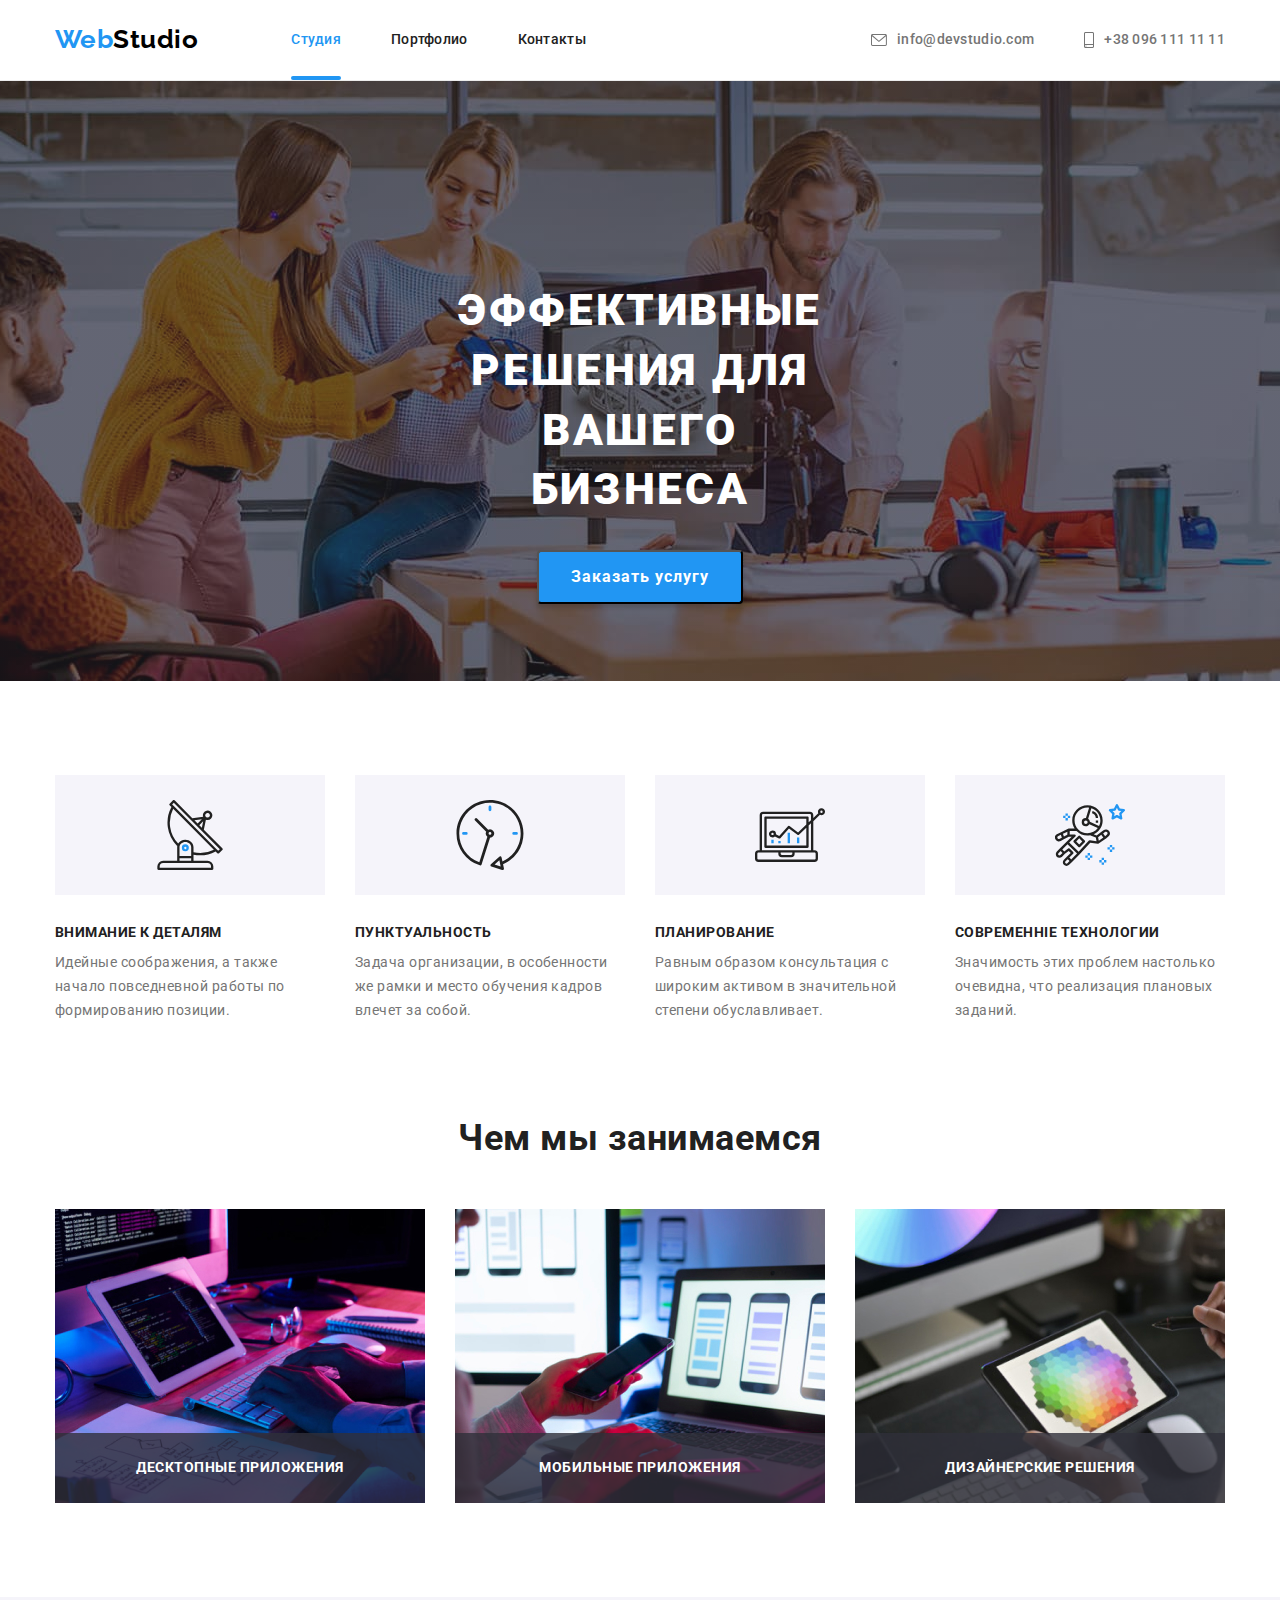
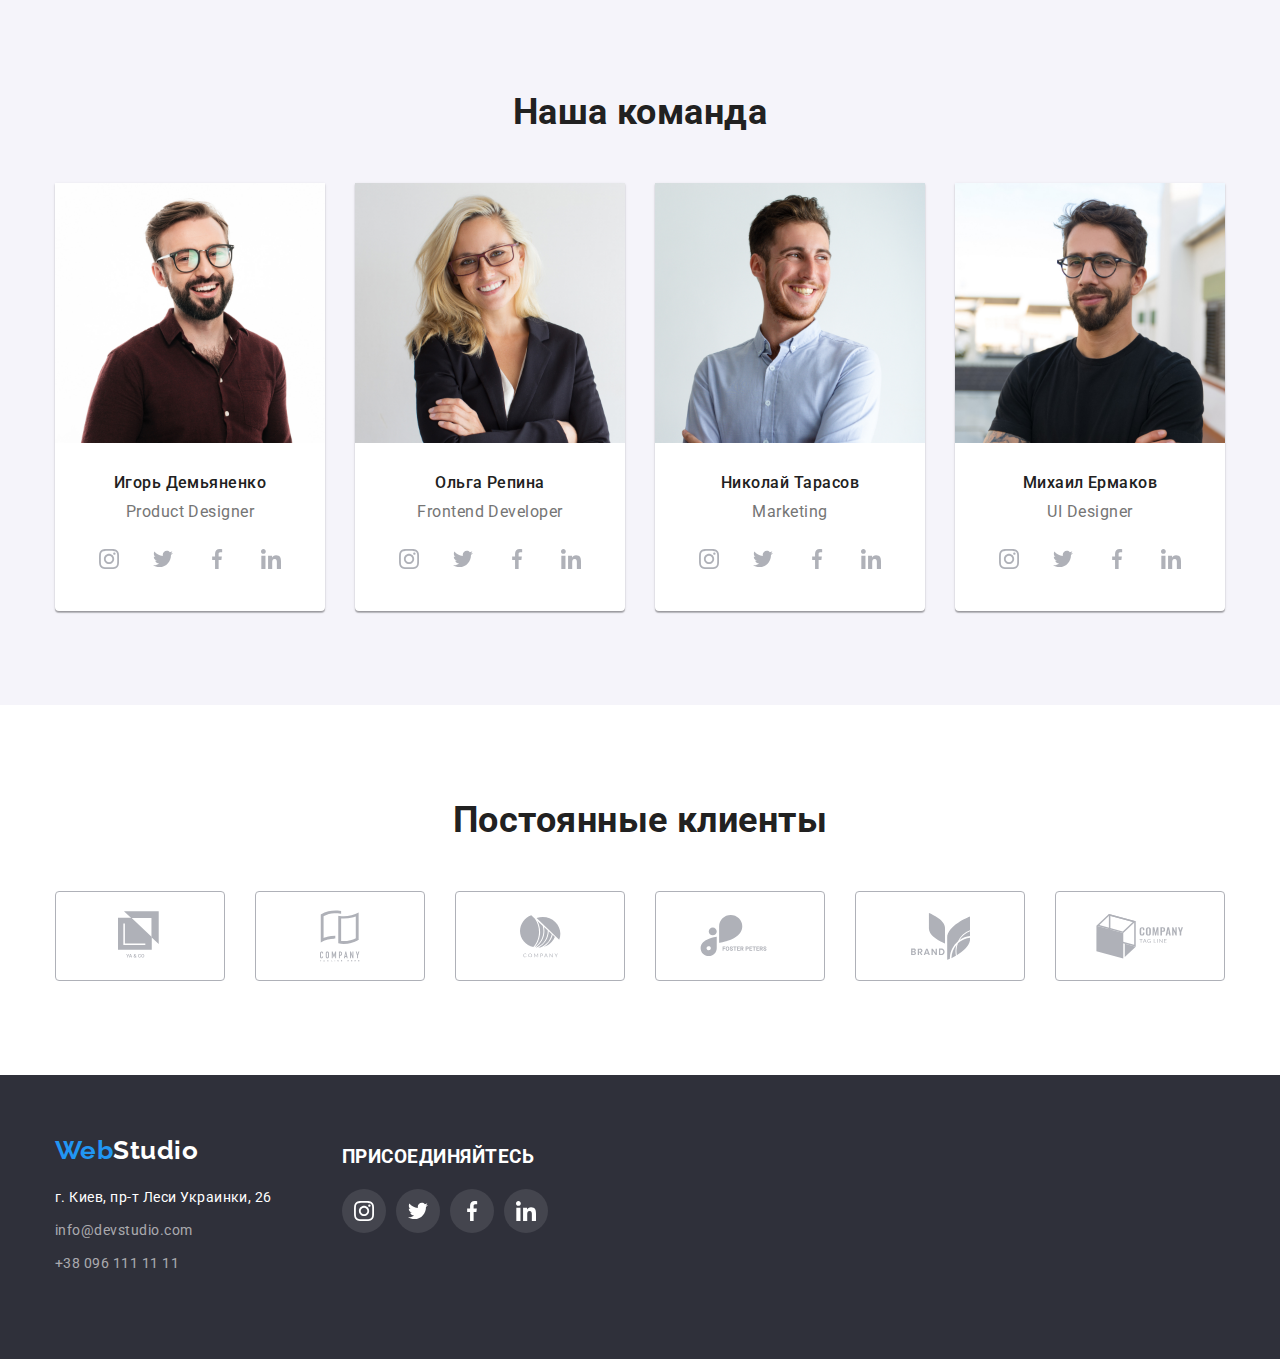
<file: index.html>
<!DOCTYPE html>
<html lang="ru">
  <head>
    <meta charset="UTF-8" />
    <meta name="viewport" content="width=device-width, initial-scale=1.0" />
    <title>Document</title>
    <link
      href="https://fonts.googleapis.com/css2?family=Raleway&family=Roboto:wght@400;500;700&display=swap"
      rel="stylesheet"
    />
    <link
      rel="stylesheet"
      href="https://cdnjs.cloudflare.com/ajax/libs/modern-normalize/1.0.0/modern-normalize.min.css"
    />
    <link rel="stylesheet" href="./css/style.css" />
  </head>
  <body>
    <!--header-->
    <header>
      <div class="container main-navigation">
        <nav class="main-nav">
          <a href="/" class="logo">
            Web<span class="logo-studio">Studio</span>
          </a>

          <ul class="header-nav">
            <li class="item">
              <a href="" class="link current">Студия</a>
            </li>
            <li class="item">
              <a href="./portfolio.html" class="link">Портфолио</a>
            </li>
            <li class="item">
              <a href="" class="link">Контакты</a>
            </li>
          </ul>
        </nav>
        <ul class="header-adress">
          <li class="item">
            <a href="mailto:info@devstudio.com">
              <svg class="mail-svg" width="16" height="12">
                <use href="./images/symbol-defs.svg#icon-mail"></use>
              </svg>
              info@devstudio.com</a
            >
          </li>
          <li class="item">
            <a href="tel:+380961111111">
              <svg class="tel-svg" width="10" height="16">
                <use href="./images/symbol-defs.svg#icon-smartphone"></use>
              </svg>
              +38 096 111 11 11</a
            >
          </li>
        </ul>
      </div>
    </header>

    <main>
      <!--block-hero-->
      <section class="section hero">
        <div class="overlay">
          <h1 class="hero-title">ЭФФЕКТИВНЫЕ РЕШЕНИЯ ДЛЯ ВАШЕГО БИЗНЕСА</h1>
          <button class="button" data-modal-open>Заказать услугу</button>
        </div>
      </section>

      <!--our-advantages-->
      <section class="section">
        <div class="container">
          <h2 class="is-hidden">Наши преимущества</h2>
          <ul class="advantages-title">
            <li class="item">
              <h3 class="title">ВНИМАНИЕ К ДЕТАЛЯМ</h3>
              <p class="lead">
                Идейные соображения, а также начало повседневной работы по
                формированию позиции.
              </p>
            </li>
            <li class="item clock-item">
              <h3 class="title">ПУНКТУАЛЬНОСТЬ</h3>
              <p class="lead">
                Задача организации, в особенности же рамки и место обучения
                кадров влечет за собой.
              </p>
            </li>
            <li class="item diagram-item">
              <h3 class="title">ПЛАНИРОВАНИЕ</h3>
              <p class="lead">
                Равным образом консультация с широким активом в значительной
                степени обуславливает.
              </p>
            </li>
            <li class="item astronaut-item">
              <h3 class="title">СОВРЕМЕННІЕ ТЕХНОЛОГИИ</h3>
              <p class="lead">
                Значимость этих проблем настолько очевидна, что реализация
                плановых заданий.
              </p>
            </li>
          </ul>
        </div>
      </section>

      <!--what-are-we-doing-->
      <section class="section">
        <div class="container">
          <h2 class="section-title">Чем мы занимаемся</h2>
          <ul class="list-img">
            <li class="item">
              <img
                src="./images/1.jpg"
                alt="Руки человека набирают код на клавиатуре"
                width="370"
              />
              <div class="container-img">
                <h3 class="title img">Десктопные приложения</h3>
              </div>
            </li>
            <li class="item">
              <img
                src="./images/2.jpg"
                alt="Человек за ноутбуком держит в руках телефон"
                width="370"
              />
              <div class="container-img">
                <h3 class="title img">Мобильные приложения</h3>
              </div>
            </li>
            <li class="item">
              <img
                src="./images/3.jpg"
                alt="Человек выбирает цвет на планшете"
                width="370"
              />
              <div class="container-img">
                <h3 class="title img">Дизайнерские решения</h3>
              </div>
            </li>
          </ul>
        </div>
      </section>

      <!--our-team-->
      <section class="section our-team">
        <div class="container team">
          <h2 class="section-title">Наша команда</h2>
          <ul class="our-team">
            <li class="item">
              <img
                src="./images/team1.jpg"
                alt="Мужчина в очках и с бородой улыбается"
                width="270"
              />
              <h3 class="name">Игорь Демьяненко</h3>
              <p class="specialty">Product Designer</p>
              <ul class="social-list">
                <li class="social-item">
                  <a href="" class="social-link">
                    <svg class="link-icon" width="20" height="20">
                      <use href="./images/symbol-defs.svg#icon-instagram"></use>
                    </svg>
                  </a>
                </li>
                <li class="social-item">
                  <a href="" class="social-link">
                    <svg class="link-icon" width="20" height="20">
                      <use href="./images/symbol-defs.svg#icon-twitter"></use>
                    </svg>
                  </a>
                </li>
                <li class="social-item">
                  <a href="" class="social-link">
                    <svg class="link-icon" width="20" height="20">
                      <use href="./images/symbol-defs.svg#icon-facebook"></use>
                    </svg>
                  </a>
                </li>
                <li class="social-item">
                  <a href="" class="social-link">
                    <svg class="link-icon" width="20" height="20">
                      <use href="./images/symbol-defs.svg#icon-linter"></use>
                    </svg>
                  </a>
                </li>
              </ul>
            </li>
            <li class="item">
              <img
                src="./images/team2.jpg"
                alt="Женщина в очках улыбается"
                width="270"
              />
              <h3 class="name">Ольга Репина</h3>
              <p class="specialty">Frontend Developer</p>
              <ul class="social-list">
                <li class="social-item">
                  <a href="" class="social-link">
                    <svg class="link-icon" width="20" height="20">
                      <use href="./images/symbol-defs.svg#icon-instagram"></use>
                    </svg>
                  </a>
                </li>
                <li class="social-item">
                  <a href="" class="social-link">
                    <svg class="link-icon" width="20" height="20">
                      <use href="./images/symbol-defs.svg#icon-twitter"></use>
                    </svg>
                  </a>
                </li>
                <li class="social-item">
                  <a href="" class="social-link">
                    <svg class="link-icon" width="20" height="20">
                      <use href="./images/symbol-defs.svg#icon-facebook"></use>
                    </svg>
                  </a>
                </li>
                <li class="social-item">
                  <a href="" class="social-link">
                    <svg class="link-icon" width="20" height="20">
                      <use href="./images/symbol-defs.svg#icon-linter"></use>
                    </svg>
                  </a>
                </li>
              </ul>
            </li>
            <li class="item">
              <img
                src="./images/team3.jpg"
                alt="Мужчина улыбается"
                width="270"
              />
              <h3 class="name">Николай Тарасов</h3>
              <p class="specialty">Marketing</p>
              <ul class="social-list">
                <li class="social-item">
                  <a href="" class="social-link">
                    <svg class="link-icon" width="20" height="20">
                      <use href="./images/symbol-defs.svg#icon-instagram"></use>
                    </svg>
                  </a>
                </li>
                <li class="social-item">
                  <a href="" class="social-link">
                    <svg class="link-icon" width="20" height="20">
                      <use href="./images/symbol-defs.svg#icon-twitter"></use>
                    </svg>
                  </a>
                </li>
                <li class="social-item">
                  <a href="" class="social-link">
                    <svg class="link-icon" width="20" height="20">
                      <use href="./images/symbol-defs.svg#icon-facebook"></use>
                    </svg>
                  </a>
                </li>
                <li class="social-item">
                  <a href="" class="social-link">
                    <svg class="link-icon" width="20" height="20">
                      <use href="./images/symbol-defs.svg#icon-linter"></use>
                    </svg>
                  </a>
                </li>
              </ul>
            </li>
            <li class="item">
              <img
                src="./images/team4.jpg"
                alt="Мужчина в очках и с бородой улыбается"
                width="270"
              />
              <h3 class="name">Михаил Ермаков</h3>
              <p class="specialty">UI Designer</p>
              <ul class="social-list">
                <li class="social-item">
                  <a href="" class="social-link">
                    <svg class="link-icon" width="20" height="20">
                      <use href="./images/symbol-defs.svg#icon-instagram"></use>
                    </svg>
                  </a>
                </li>
                <li class="social-item">
                  <a href="" class="social-link">
                    <svg class="link-icon" width="20" height="20">
                      <use href="./images/symbol-defs.svg#icon-twitter"></use>
                    </svg>
                  </a>
                </li>
                <li class="social-item">
                  <a href="" class="social-link">
                    <svg class="link-icon" width="20" height="20">
                      <use href="./images/symbol-defs.svg#icon-facebook"></use>
                    </svg>
                  </a>
                </li>
                <li class="social-item">
                  <a href="" class="social-link">
                    <svg class="link-icon" width="20" height="20">
                      <use href="./images/symbol-defs.svg#icon-linter"></use>
                    </svg>
                  </a>
                </li>
              </ul>
            </li>
          </ul>
        </div>
      </section>

      <section class="section">
        <div class="container">
          <h2 class="section-title">Постоянные клиенты</h2>
          <ul class="client-list">
            <li class="client-item">
              <a href="" class="client-link">
                <svg class="client-icon" width="45" height="50">
                  <use href="./images/symbol-defs.svg#icon-logo-1"></use>
                </svg>
              </a>
            </li>
            <li class="client-item">
              <a href="" class="client-link">
                <svg class="client-icon" width="40" height="52">
                  <use href="./images/symbol-defs.svg#icon-logo-2"></use>
                </svg>
              </a>
            </li>
            <li class="client-item">
              <a href="" class="client-link">
                <svg class="client-icon" width="41" height="43">
                  <use href="./images/symbol-defs.svg#icon-logo-3"></use>
                </svg>
              </a>
            </li>
            <li class="client-item">
              <a href="" class="client-link">
                <svg class="client-icon" width="80" height="42">
                  <use href="./images/symbol-defs.svg#icon-logo-4"></use>
                </svg>
              </a>
            </li>
            <li class="client-item">
              <a href="" class="client-link">
                <svg class="client-icon" width="59" height="47">
                  <use href="./images/symbol-defs.svg#icon-logo-5"></use>
                </svg>
              </a>
            </li>
            <li class="client-item">
              <a href="" class="client-link">
                <svg class="client-icon" width="90" height="45">
                  <use href="./images/symbol-defs.svg#icon-logo-6"></use>
                </svg>
              </a>
            </li>
          </ul>
        </div>
      </section>
    </main>

    <!--footer-->
    <footer>
      <div class="container footer">
        <div class="container-adress-footer">
          <a href="/" class="logo-footer">
            Web<span class="studio-footer">Studio</span>
          </a>
          <address>
            <ul class="adress-title">
              <li class="location"><p>г. Киев, пр-т Леси Украинки, 26</p></li>
              <li>
                <a href="mailto:info@devstudio.com" class="link"
                  >info@devstudio.com</a
                >
              </li>
              <li>
                <a href="tel:+380961111111" class="link">+38 096 111 11 11</a>
              </li>
            </ul>
          </address>
        </div>
        <div class="container-list-footer">
          <h3 class="title footer">ПРИСОЕДИНЯЙТЕСЬ</h3>
          <ul class="social-list footer">
            <li class="social-item">
              <a href="" class="social-link footer">
                <svg class="link-icon" width="20" height="20">
                  <use href="./images/symbol-defs.svg#icon-instagram"></use>
                </svg>
              </a>
            </li>
            <li class="social-item">
              <a href="" class="social-link footer">
                <svg class="link-icon" width="20" height="20">
                  <use href="./images/symbol-defs.svg#icon-twitter"></use>
                </svg>
              </a>
            </li>
            <li class="social-item">
              <a href="" class="social-link footer">
                <svg class="link-icon" width="20" height="20">
                  <use href="./images/symbol-defs.svg#icon-facebook"></use>
                </svg>
              </a>
            </li>
            <li class="social-item">
              <a href="" class="social-link footer">
                <svg class="link-icon" width="20" height="20">
                  <use href="./images/symbol-defs.svg#icon-linter"></use>
                </svg>
              </a>
            </li>
          </ul>
        </div>
      </div>
    </footer>
    <div class="backdrop is-is-hidden" data-modal>
      <div class="modal">
        <button class="button-close" data-modal-close>
          <svg class="close-icon" width="30" height="30">
            <use href="./images/symbol-defs.svg#icon-close"></use>
          </svg>
        </button>
      </div>
    </div>
    <script src="./js/modal.js"></script>
  </body>
</html>
</file>
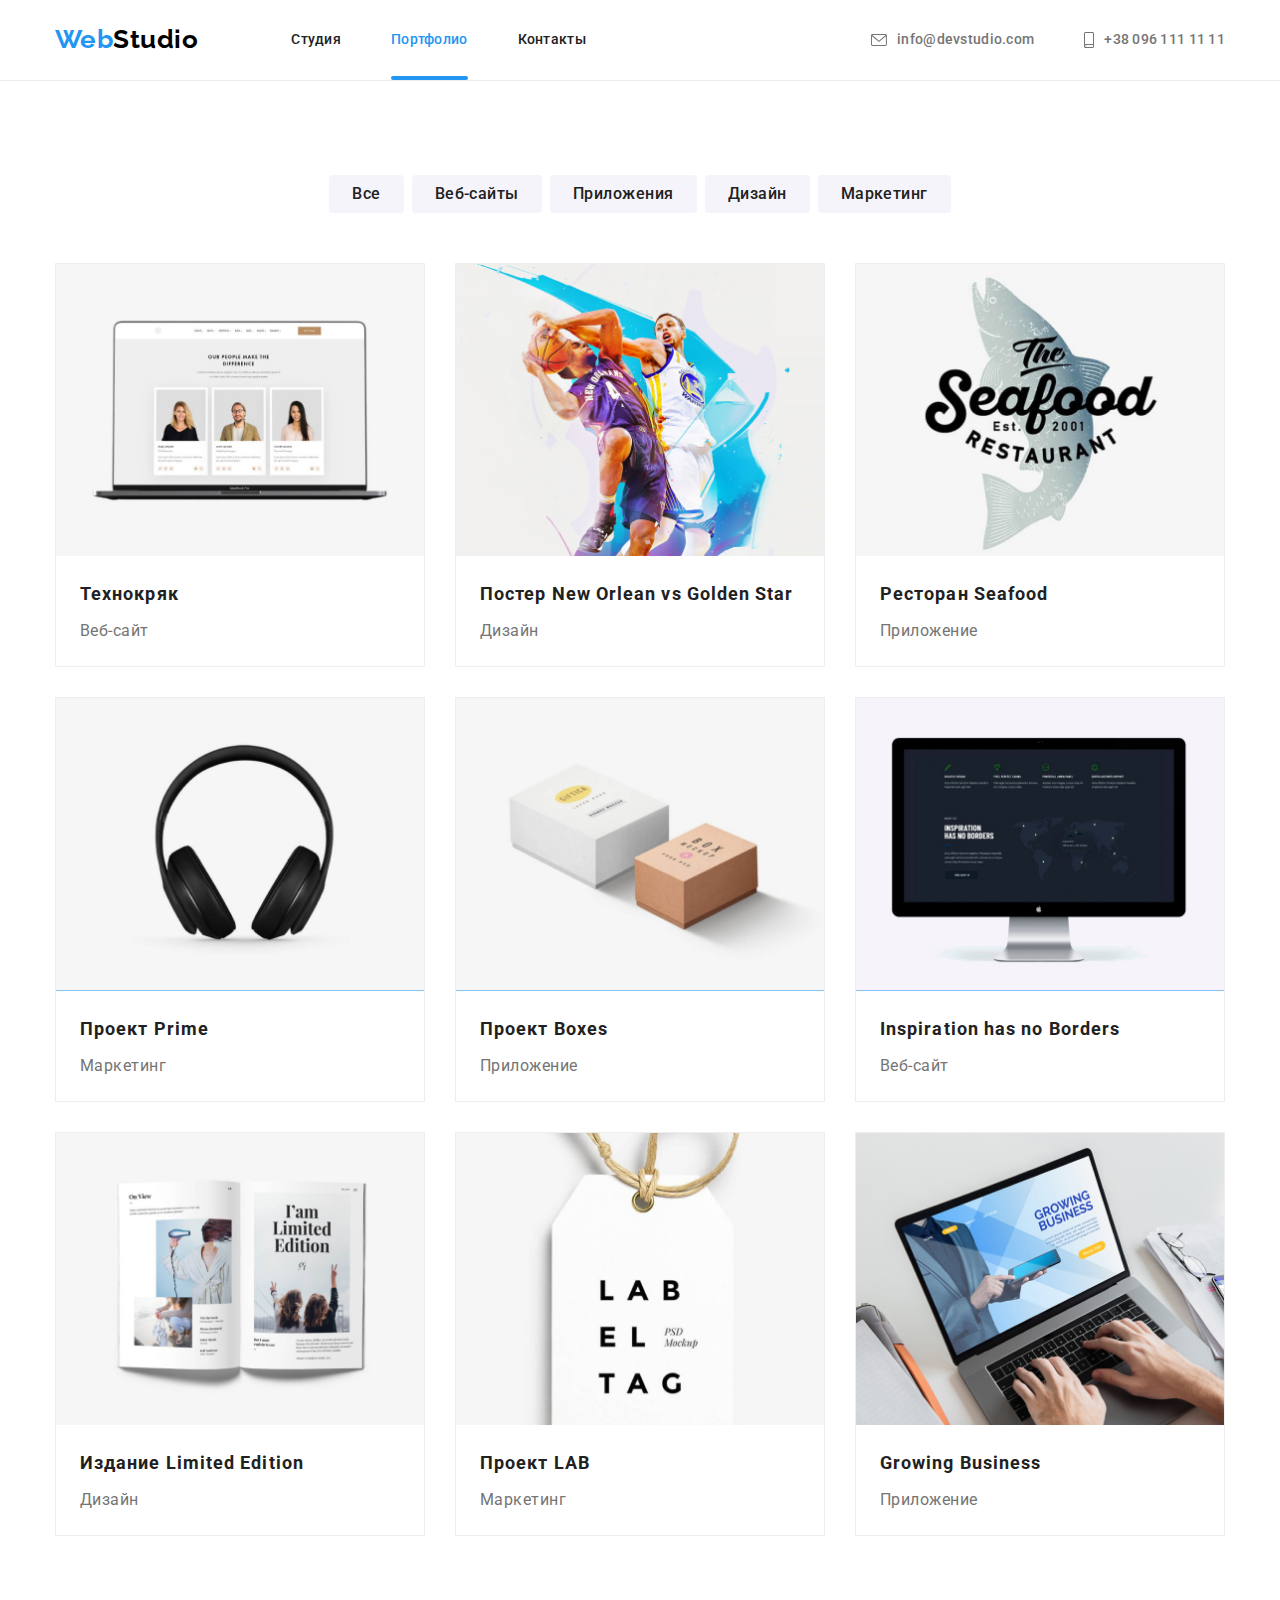
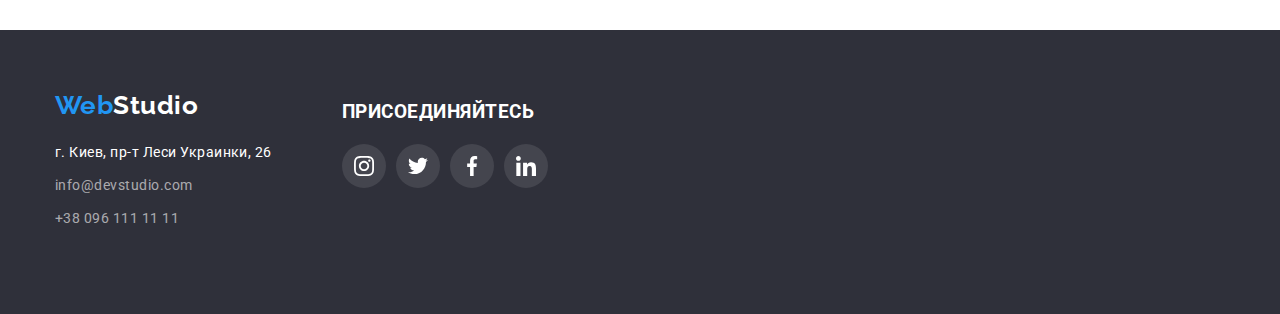
<file: portfolio.html>
<!DOCTYPE html>
<html lang="ru">
  <head>
    <meta charset="UTF-8" />
    <meta name="viewport" content="width=device-width, initial-scale=1.0" />
    <title>portfolio</title>
    <link
      href="https://fonts.googleapis.com/css2?family=Raleway&family=Roboto:wght@400;500;700&display=swap"
      rel="stylesheet"
    />
    <link
      rel="stylesheet"
      href="https://cdnjs.cloudflare.com/ajax/libs/modern-normalize/1.0.0/modern-normalize.min.css"
    />
    <link rel="stylesheet" href="./css/style.css" />
  </head>
  <body>
    <!--header-->

    <header>
      <div class="container main-navigation">
        <nav class="main-nav">
          <a href="/" class="logo">
            Web<span class="logo-studio">Studio</span>
          </a>

          <ul class="header-nav">
            <li class="item">
              <a href="./index.html" class="link">Студия</a>
            </li>
            <li class="item">
              <a href="./portfolio.html" class="link current">Портфолио</a>
            </li>
            <li class="item">
              <a href="" class="link">Контакты</a>
            </li>
          </ul>
        </nav>
        <ul class="header-adress">
          <li class="item">
            <a href="mailto:info@devstudio.com">
              <svg class="mail-svg" width="16" height="12">
                <use href="./images/symbol-defs.svg#icon-mail"></use>
              </svg>
              info@devstudio.com</a
            >
          </li>
          <li class="item">
            <a href="tel:+380961111111">
              <svg class="tel-svg" width="10" height="16">
                <use href="./images/symbol-defs.svg#icon-smartphone"></use>
              </svg>
              +38 096 111 11 11</a
            >
          </li>
        </ul>
      </div>
    </header>

    <main>
      <section class="section card-item">
        <div class="container item-button">
          <h1 class="is-hidden">Портфолио</h1>
          <ul class="button-portfolio">
            <li class="item"><button type="button">Все</button></li>
            <li class="item"><button type="button">Веб-сайты</button></li>
            <li class="item"><button type="button">Приложения</button></li>
            <li class="item"><button type="button">Дизайн</button></li>
            <li class="item"><button type="button">Маркетинг</button></li>
          </ul>
        </div>
        <div class="container">
          <ul class="card-link">
            <li class="item">
              <a href="">
                <div class="card-container">
                  <img src="./images/pf1.jpg" alt="карточки сотрудников" />
                  <div class="overlay-container">
                    <p class="overlay-text">
                      Технокряк это современная площадка распространения
                      коронавируса. Компании используют эту платформу для
                      цифрового шпионажа и атак на защищённые сервера
                      конкурентов.
                    </p>
                  </div>
                </div>

                <div class="card-img">
                  <h2>Технокряк</h2>
                  <p>Веб-сайт</p>
                </div>
              </a>
            </li>

            <li class="item">
              <a href="">
                <div class="card-container">
                  <img src="./images/pf2.jpg" alt="баскетболисты" />
                  <div class="overlay-container">
                    <p class="overlay-text">
                      Технокряк это современная площадка распространения
                      коронавируса. Компании используют эту платформу для
                      цифрового шпионажа и атак на защищённые сервера
                      конкурентов.
                    </p>
                  </div>
                </div>

                <div class="card-img">
                  <h2>Постер New Orlean vs Golden Star</h2>
                  <p>Дизайн</p>
                </div>
              </a>
            </li>

            <li class="item">
              <a href="">
                <div class="card-container">
                  <img src="./images/pf3.jpg" alt="лого ресторана" />
                  <div class="overlay-container">
                    <p class="overlay-text">
                      Технокряк это современная площадка распространения
                      коронавируса. Компании используют эту платформу для
                      цифрового шпионажа и атак на защищённые сервера
                      конкурентов.
                    </p>
                  </div>
                </div>

                <div class="card-img">
                  <h2>Ресторан Seafood</h2>
                  <p>Приложение</p>
                </div>
              </a>
            </li>

            <li class="item">
              <a href="">
                <div class="card-container">
                  <img src="./images/pf4.jpg" alt="наушники" />
                  <div class="overlay-container">
                    <p class="overlay-text">
                      Технокряк это современная площадка распространения
                      коронавируса. Компании используют эту платформу для
                      цифрового шпионажа и атак на защищённые сервера
                      конкурентов.
                    </p>
                  </div>
                </div>

                <div class="card-img">
                  <h2>Проект Prime</h2>
                  <p>Маркетинг</p>
                </div>
              </a>
            </li>

            <li class="item">
              <a href="">
                <div class="card-container">
                  <img src="./images/pf5.jpg" alt="коробки" />
                  <div class="overlay-container">
                    <p class="overlay-text">
                      Технокряк это современная площадка распространения
                      коронавируса. Компании используют эту платформу для
                      цифрового шпионажа и атак на защищённые сервера
                      конкурентов.
                    </p>
                  </div>
                </div>

                <div class="card-img">
                  <h2>Проект Boxes</h2>
                  <p>Приложение</p>
                </div>
              </a>
            </li>

            <li class="item">
              <a href="">
                <div class="card-container">
                  <img src="./images/pf6.jpg" alt="монитор" />
                  <div class="overlay-container">
                    <p class="overlay-text">
                      Технокряк это современная площадка распространения
                      коронавируса. Компании используют эту платформу для
                      цифрового шпионажа и атак на защищённые сервера
                      конкурентов.
                    </p>
                  </div>
                </div>

                <div class="card-img">
                  <h2>Inspiration has no Borders</h2>
                  <p>Веб-сайт</p>
                </div>
              </a>
            </li>

            <li class="item">
              <a href="">
                <div class="card-container">
                  <img src="./images/pf7.jpg" alt="журнал" />
                  <div class="overlay-container">
                    <p class="overlay-text">
                      Технокряк это современная площадка распространения
                      коронавируса. Компании используют эту платформу для
                      цифрового шпионажа и атак на защищённые сервера
                      конкурентов.
                    </p>
                  </div>
                </div>

                <div class="card-img">
                  <h2>Издание Limited Edition</h2>
                  <p>Дизайн</p>
                </div>
              </a>
            </li>

            <li class="item">
              <a href="">
                <div class="card-container">
                  <img src="./images/pf8.jpg" alt="бирка" />
                  <div class="overlay-container">
                    <p class="overlay-text">
                      Технокряк это современная площадка распространения
                      коронавируса. Компании используют эту платформу для
                      цифрового шпионажа и атак на защищённые сервера
                      конкурентов.
                    </p>
                  </div>
                </div>

                <div class="card-img">
                  <h2>Проект LAB</h2>
                  <p>Маркетинг</p>
                </div>
              </a>
            </li>

            <li class="item">
              <a href="">
                <div class="card-container">
                  <img src="./images/pf9.jpg" alt="ноутбук" />
                  <div class="overlay-container">
                    <p class="overlay-text">
                      Технокряк это современная площадка распространения
                      коронавируса. Компании используют эту платформу для
                      цифрового шпионажа и атак на защищённые сервера
                      конкурентов.
                    </p>
                  </div>
                </div>

                <div class="card-img">
                  <h2>Growing Business</h2>
                  <p>Приложение</p>
                </div>
              </a>
            </li>
          </ul>
        </div>
      </section>
    </main>

    <!--footer-->
    <footer>
      <div class="container footer">
        <div class="container-adress-footer">
          <a href="/" class="logo-footer">
            Web<span class="studio-footer">Studio</span>
          </a>
          <address>
            <ul class="adress-title">
              <li class="location"><p>г. Киев, пр-т Леси Украинки, 26</p></li>
              <li>
                <a href="mailto:info@devstudio.com" class="link"
                  >info@devstudio.com</a
                >
              </li>
              <li>
                <a href="tel:+380961111111" class="link">+38 096 111 11 11</a>
              </li>
            </ul>
          </address>
        </div>
        <div class="container-list-footer">
          <h3 class="title footer">ПРИСОЕДИНЯЙТЕСЬ</h3>
          <ul class="social-list footer">
            <li class="social-item">
              <a href="" class="social-link footer">
                <svg class="link-icon" width="20" height="20">
                  <use href="./images/symbol-defs.svg#icon-instagram"></use>
                </svg>
              </a>
            </li>
            <li class="social-item">
              <a href="" class="social-link footer">
                <svg class="link-icon" width="20" height="20">
                  <use href="./images/symbol-defs.svg#icon-twitter"></use>
                </svg>
              </a>
            </li>
            <li class="social-item">
              <a href="" class="social-link footer">
                <svg class="link-icon" width="20" height="20">
                  <use href="./images/symbol-defs.svg#icon-facebook"></use>
                </svg>
              </a>
            </li>
            <li class="social-item">
              <a href="" class="social-link footer">
                <svg class="link-icon" width="20" height="20">
                  <use href="./images/symbol-defs.svg#icon-linter"></use>
                </svg>
              </a>
            </li>
          </ul>
        </div>
      </div>
    </footer>
  </body>
</html>
</file>
<file: css/style.css>
:root {
  --title-text-color: #212121;
  --primary-text-color: #757575;
  --accent-color: #2196f3;
  --studio-text: #000000;
  --white-text: #ffffff;
  --bg-button-portfolio: #f5f4fa;
  --bezier: 250ms cubic-bezier(0.4, 0, 0.2, 1);
}
body {
  background-color: var(--white-text);
  font-family: roboto, sans-serif;
  letter-spacing: 0.03em;
}
h1,
h2,
h3,
p {
  margin: 0;
  padding: 0;
}

img {
  display: block;
  max-width: 100%;
  height: auto;
}

/* цвет основного текста #212121 */
/* цвет дополнительного текста #757575 */
/* белый текст #FFFFFF */
/* акцент-синий текст #2196F3 */

.container {
  width: 1200px;
  margin: 0 auto;
  padding-left: 15px;
  padding-right: 15px;
}

.logo {
  color: var(--accent-color);
  font-weight: 700;
  font-family: Raleway, sans-serif;
  font-size: 26px;
  line-height: 1.2;
  text-decoration: none;
}
.logo-studio {
  color: var(--studio-text);
}
ul {
  list-style: none;
  padding: 0;
  margin: 0;
}
.header-nav {
  display: flex;
  margin-left: 93px;
}
.header-nav .item + .item {
  margin-left: 50px;
}
.header-nav a {
  display: block;
  padding-top: 32px;
  padding-bottom: 32px;

  color: var(--title-text-color);

  font-weight: 500;
  font-size: 14px;
  line-height: 1.14;
  letter-spacing: 0.02em;
  text-decoration: none;

  transition: color var(--bezier);
  position: relative;
}
.header-nav a:hover,
.header-nav a:focus {
  color: var(--accent-color);
}
.header-nav .link.current {
  color: var(--accent-color);
}

.header-nav .link::after {
  content: "";
  display: block;
  position: absolute;
  left: 0;
  bottom: 0;

  width: 100%;
  height: 4px;
  background-color: var(--accent-color);
  border-radius: 2px;

  transform: scaleX(0);
  transition: transform var(--bezier);
}

.header-nav .link.current::after {
  transform: scaleX(1);
}

.header-adress {
  display: flex;
  margin-left: auto;
}

.header-adress .item + .item {
  margin-left: 50px;
}

.mail-svg {
  fill: currentColor;
  margin-right: 10px;
}
.tel-svg {
  fill: currentColor;
  margin-right: 10px;
}

.header-adress a {
  display: flex;
  align-items: center;
  padding-top: 32px;
  padding-bottom: 32px;

  color: var(--primary-text-color);
  font-weight: 500;

  font-size: 14px;
  line-height: 1.14;
  letter-spacing: 0.02em;
  text-decoration: none;
  transition: color var(--bezier);
}
.header-adress a:hover,
.header-adress a:focus {
  color: var(--accent-color);
}

.main-navigation {
  display: flex;
  align-items: center;
  justify-content: center;
}
header {
  border-bottom: 1px solid #ececec;
}

.main-nav {
  display: flex;
  align-items: center;
  justify-content: center;
}

.overlay {
  max-width: 1600px;
  height: 600px;
  margin-left: auto;
  margin-right: auto;
  /* background-color: #c4c4c4; */
  background-image: linear-gradient(
      to right,
      rgba(47, 48, 58, 0.4),
      rgba(47, 48, 58, 0.4)
    ),
    url(../images/overlay.jpg), linear-gradient(to right, #c4c4c4, #c4c4c4);
  background-position: center;
  background-size: cover;
  background-repeat: no-repeat;
  padding: 200px 452px;
}

.hero {
  text-align: center;
}
.hero-title {
  color: var(--white-text);
  font-weight: 900;
  font-size: 44px;
  line-height: 1.36;
  text-align: center;
  letter-spacing: 0.06em;

  margin-top: 0px;
  margin-bottom: 30px;
}
.section-title {
  color: var(--title-text-color);
  font-weight: 700;
  font-size: 36px;
  line-height: 1.17;
  text-align: center;
  margin-bottom: 50px;
}
.section-title.centered {
  text-align: center;
}
.section {
  margin-bottom: 94px;
}

.section.our-team {
  background-color: var(--bg-button-portfolio);
  padding-top: 94px;
  padding-bottom: 94px;
  margin-bottom: 94px;
}

.advantages-title {
  display: flex;
}
.is-hidden {
  display: none;
}

.advantages-title .item {
  width: calc((100% - 3 * 30px) / 4);
  margin-right: 30px;
}

.advantages-title .item:last-child {
  margin-right: 0;
}
.advantages-title .item::before {
  content: "";
  display: block;

  height: 120px;
  background-image: url(../images/Group.svg);
  /* background-size: contain; */
  background-repeat: no-repeat;
  background-position: center;
  background-color: var(--bg-button-portfolio);

  margin-bottom: 30px;
}
.advantages-title .clock-item::before {
  background-image: url(../images/clock\ 1.svg);
}
.advantages-title .diagram-item::before {
  background-image: url(../images/diagram\ 1.svg);
}
.advantages-title .astronaut-item::before {
  background-image: url(../images/astronaut\ 1.svg);
}
.advantages-title .title {
  color: var(--title-text-color);
  font-weight: 700;
  font-size: 14px;
  line-height: 1.14;
  margin-bottom: 10px;
}
.advantages-title .lead {
  color: var(--primary-text-color);
  font-weight: 400;
  font-size: 14px;
  line-height: 1.71;
}
.list-img {
  display: flex;
  justify-content: space-between;
}

.list-img .item {
  width: calc((100% -60px) / 3);
  margin-right: 30px;
  position: relative;
}

.list-img .item:last-child {
  margin-right: 0px;
}
.container-img {
  background-color: rgba(47, 48, 58, 0.8);
  display: block;
  padding-top: 27px;
  padding-bottom: 27px;

  position: absolute;
  right: 0;
  bottom: 0;
  left: 0;
}
.title.img {
  font-size: 14px;
  line-height: 1.14em;
  text-align: center;
  color: var(--white-text);
  text-transform: uppercase;
}

/* our-team */
.our-team {
  display: flex;
}

.our-team .item {
  width: calc((100% - 3 * 30px) / 4);
  margin-right: 30px;
  background-color: var(--white-text);
  border-radius: 0px 0px 4px 4px;
  box-shadow: 0px 1px 3px rgba(0, 0, 0, 0.12), 0px 1px 1px rgba(0, 0, 0, 0.14),
    0px 2px 1px rgba(0, 0, 0, 0.2);
}

.our-team .item:last-child {
  margin-right: 0px;
}

.our-team .name {
  color: var(--title-text-color);
  font-weight: 500;
  font-size: 16px;
  line-height: 1.19;
  text-align: center;

  margin-top: 30px;
  margin-bottom: 10px;
}
.our-team .specialty {
  color: var(--primary-text-color);
  font-weight: 400;
  font-size: 16px;
  line-height: 1.19;
  text-align: center;
}
.social-list {
  display: flex;
  justify-content: center;
  height: 44px;
  margin-top: 16px;
  margin-bottom: 30px;
}
.circle {
  fill: #ffffff;
}
/* .link-icon {
  /* --color3: var(--white-text);
  --color4: #afb1b8; */

/* transition: all 250ms cubic-bezier(0.4, 0, 0.2, 1); */
/* fill 500ms cubic-bezier(0.4, 0, 0.2, 1); */
/* } */
.link-icon:hover {
  --color3: var(--accent-color);
  --color4: var(--white-text);
}
.social-link {
  display: flex;
  padding: 0;
  height: 44px;
  width: 44px;
  fill: #afb1b8;
  background-color: var(--white-text);
  border-radius: 50%;
  justify-content: center;
  align-items: center;

  background-repeat: no-repeat;
  background-position: center;

  transition: fill var(--bezier), background-color var(--bezier);
}

.social-link:hover,
.social-link:focus {
  fill: var(--white-text);
  background-color: var(--accent-color);
}

.social-item:not(:last-child) {
  margin-right: 10px;
}

/* client */

.client-list {
  display: flex;
  justify-content: center;
}
.client-link {
  width: 170px;
  height: 90px;
  border: 1px solid #afb1b8;
  border-radius: 4px;

  display: flex;
  justify-content: center;
  align-items: center;
}

.client-item:not(:last-child) {
  margin-right: 30px;
}
.client-icon {
  fill: #afb1b8;

  transition: fill var(--bezier), border var(--bezier);
}
.client-link:hover .client-icon {
  fill: var(--accent-color);
}
.client-link:hover {
  border: 1px solid var(--accent-color);
}

/* button */
.button {
  background-color: var(--accent-color);
  color: var(--white-text);

  display: inline-block;
  border-radius: 4px;
  padding: 10px 32px;
  min-width: 200px;
  text-align: center;

  font-family: inherit;
  font-weight: 700;
  font-size: 16px;
  line-height: 1.88;
  letter-spacing: 0.06em;
  text-decoration: none;

  box-shadow: 0px 4px 4px rgba(0, 0, 0, 0.15);

  transition: cursor var(--bezier);
}
.button:hover {
  cursor: pointer;
}

/* Портфолио */
.card-item {
  margin-top: 94px;
}

.button-portfolio {
  display: flex;
  align-items: center;
  justify-content: center;
  padding-bottom: 16px;
  margin-bottom: 34px;
}
.button-portfolio .item {
  margin-right: 8px;
}

.button-portfolio .item:last-child {
  margin-right: 0px;
}

.card-link .card-img {
  padding: 20px 24px;
}

.button-portfolio button {
  background-color: var(--bg-button-portfolio);
  color: var(--title-text-color);

  display: inline-block;
  border-radius: 4px;
  padding: 5px 22px;
  min-width: 73px;
  text-align: center;
  border: 1px solid transparent;

  letter-spacing: 0.03em;
  font-family: inherit;
  font-weight: 500;
  font-size: 16px;
  line-height: 1.63;
  text-decoration: none;
  text-align: center;
  transition: background-color var(--bezier), color var(--bezier),
    cursor var(--bezier);
}

.button-portfolio button:hover,
.button-portfolio button:focus {
  background-color: var(--accent-color);
  color: var(--white-text);
  cursor: pointer;
}

.card-link h2 {
  color: var(--title-text-color);
  font-weight: 700;
  font-size: 18px;
  line-height: 2;
  letter-spacing: 0.06em;

  margin-bottom: 4px;
}
.card-link p {
  color: var(--primary-text-color);
  font-weight: 400;
  font-size: 16px;
  line-height: 1.87;
}
.card-link a {
  text-decoration: none;
}

.card-link {
  display: flex;
  flex-wrap: wrap;
  margin: -15px;
}
.card-link .item {
  /* width: calc((100% - 60px) / 3); */
  width: 370px;
  margin: 15px;
  background: #ffffff;
  border: 1px solid #eeeeee;
  box-sizing: border-box;

  transition: box-shadow var(--bezier);
}
.card-link .item:hover {
  box-shadow: 0px 1px 1px rgba(0, 0, 0, 0.12), 0px 4px 4px rgba(0, 0, 0, 0.06),
    1px 4px 6px rgba(0, 0, 0, 0.16);
}
.card-container {
  position: relative;
  overflow: hidden;
}

.overlay-container {
  position: absolute;
  top: 0;
  left: 0;
  width: 100%;
  height: 100%;

  padding: 63px 24px;
  background: rgba(33, 150, 243, 0.9);

  transform: translateY(100%);
  transition: transform var(--bezier);
}
.card-link .item:hover .overlay-container {
  transform: translateY(0);
}
.card-link .overlay-text {
  font-style: normal;
  font-weight: normal;
  font-size: 18px;
  line-height: 1.56;

  color: var(--white-text);
}

/* footer */
footer {
  background-color: #2f303a;
}
.container.footer {
  display: flex;
  /* justify-content: center; */
  padding-top: 60px;
  padding-bottom: 60px;
}
.container-list-footer {
  margin: 12px 0 36px 70px;
}

.title.footer {
  color: var(--white-text);
  margin-bottom: 20px;
}

.social-link.footer {
  fill: var(--white-text);
  background-color: rgba(255, 255, 255, 0.1);
}

.social-link.footer:hover,
.social-link.footer:focus {
  background-color: var(--accent-color);
}

.logo-footer {
  color: var(--accent-color);
  font-family: Raleway, sans-serif;
  text-decoration: none;
  font-style: normal;
  font-weight: 700;
  font-size: 26px;
  line-height: 1.2;

  display: inline-block;
  margin-bottom: 20px;
}
.studio-footer {
  color: var(--white-text);
}
.adress-title .location {
  color: var(--white-text);
  text-decoration: none;
  font-style: normal;
  font-weight: 400;
  font-size: 14px;
  line-height: 1.71;
}
.adress-title .link {
  color: rgba(255, 255, 255, 0.6);
  text-decoration: none;
  font-style: normal;
  font-weight: 400;
  font-size: 14px;
  line-height: 1.71;

  margin-top: 9px;
  display: inline-block;
}

/* модальное окно */

.backdrop {
  position: fixed;
  top: 0;
  left: 0;
  width: 100%;
  height: 100%;
  background-color: rgba(0, 0, 0, 0.2);

  opacity: 1;
  transition: opacity var(--bezier);
}
.backdrop.is-is-hidden {
  opacity: 0;
  pointer-events: none;
}

.backdrop.is-is-hidden .modal {
  transform: translate(-50%, -50%) scale(0.8);
}

.modal {
  position: relative;
  top: 50%;
  left: 50%;

  width: 528px;
  height: 581px;

  transform: translate(-50%, -50%) scale(1);
  transition: transform var(--bezier);

  background: var(--white-text);
  box-shadow: 0px 1px 3px rgba(0, 0, 0, 0.12), 0px 1px 1px rgba(0, 0, 0, 0.14),
    0px 2px 1px rgba(0, 0, 0, 0.2);
  border-radius: 4px;
}

.button-close {
  position: absolute;
  top: 0;
  right: 0;
  margin: 8px;
  padding: 0;
  display: flex;
  justify-content: center;
  align-items: center;

  height: 30px;
  width: 30px;
  border: none;
  border-radius: 50%;
  transition: cursor var(--bezier);
}
.button-close:hover {
  cursor: pointer;
}
.close-icon {
  height: 100%;
  width: 100%;
}
</file>
